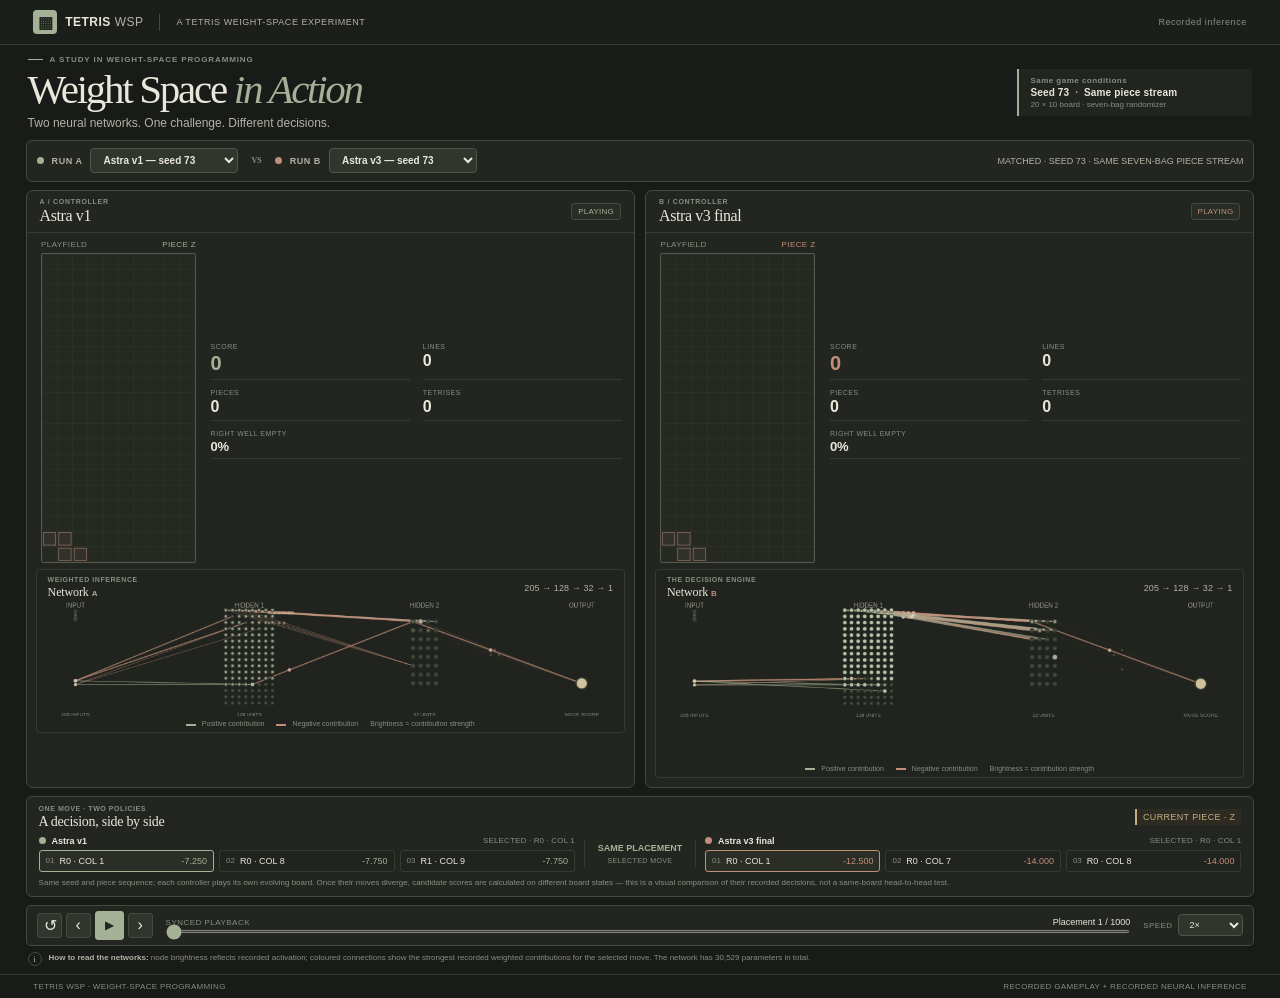
<file: index.html>
<!doctype html>
<html lang="en">
<head>
  <meta charset="utf-8">
  <meta name="viewport" content="width=device-width, initial-scale=1">
  <meta name="theme-color" content="#181a17">
  <meta name="description" content="Watch two neural networks play Tetris and inspect the decisions made by their weight-space programmed controllers.">
  <title>Weight Space in Action · Tetris WSP</title>
  <link rel="stylesheet" href="studio.css">
</head>
<body>
  <header class="topbar">
    <a class="brand" href="./" aria-label="Tetris WSP home">
      <span class="brand-mark">▦</span><span>TETRIS <b>WSP</b></span>
    </a>
    <div class="topbar-divider"></div>
    <span class="topbar-caption">A TETRIS WEIGHT-SPACE EXPERIMENT</span>
    <div class="topbar-right">Recorded inference</div>
  </header>

  <main class="page">
    <section class="hero">
      <div>
        <div class="eyebrow"><span class="eyebrow-line"></span> A STUDY IN WEIGHT-SPACE PROGRAMMING</div>
        <h1>Weight Space <em>in Action</em></h1>
        <p class="hero-subtitle">Two neural networks. One challenge. Different decisions.</p>
      </div>
      <div class="shared-context">
        <div><span>Same game conditions</span><strong>Seed 73 <i>·</i> Same piece stream</strong><small>20 × 10 board · seven-bag randomizer</small></div>
      </div>
    </section>

    <section class="selectorbar" aria-label="Choose neural network recordings">
      <div class="selector-group selector-a">
        <span class="selector-dot"></span>
        <label for="runA">RUN A <select id="runA"></select></label>
      </div>
      <div class="versus">VS</div>
      <div class="selector-group selector-b">
        <span class="selector-dot"></span>
        <label for="runB">RUN B <select id="runB"></select></label>
      </div>
      <div class="selector-note" id="syncStatus">Loading matched recordings…</div>
    </section>

    <section class="arena-grid" aria-label="Two Tetris games and their neural networks">
      <article class="arena arena-a">
        <div class="arena-heading">
          <div><span class="run-kicker">A / CONTROLLER</span><h2 id="titleA">Astra v1</h2></div>
          <span class="run-status" id="stateA">READY</span>
        </div>
        <div class="game-row">
          <div class="board-shell">
            <div class="board-topline"><span>PLAYFIELD</span><span id="pieceA">PIECE —</span></div>
            <canvas id="boardA" class="board" width="300" height="600" aria-label="Tetris gameplay for controller A"></canvas>
          </div>
          <div class="metrics">
            <div class="metric metric-score"><span>SCORE</span><strong id="scoreA">0</strong></div>
            <div class="metric"><span>LINES</span><strong id="linesA">0</strong></div>
            <div class="metric"><span>PIECES</span><strong id="piecesA">0</strong></div>
            <div class="metric"><span>TETRISES</span><strong id="tetrisesA">0</strong></div>
            <div class="metric metric-well"><span>RIGHT WELL EMPTY</span><strong id="wellA">0%</strong></div>
          </div>
        </div>
        <section class="network-panel">
          <div class="network-heading"><div><span class="section-kicker">WEIGHTED INFERENCE</span><h3>Network <small>A</small></h3></div><span class="architecture">205 → 128 → 32 → 1</span></div>
          <canvas id="netA" class="network-canvas" width="900" height="190" aria-label="Recorded activations and weighted contributions for neural network A"></canvas>
          <div class="network-legend"><span><i class="positive"></i> Positive contribution</span><span><i class="negative"></i> Negative contribution</span><span>Brightness = contribution strength</span></div>
        </section>
      </article>

      <article class="arena arena-b">
        <div class="arena-heading">
          <div><span class="run-kicker">B / CONTROLLER</span><h2 id="titleB">Astra v3</h2></div>
          <span class="run-status" id="stateB">READY</span>
        </div>
        <div class="game-row">
          <div class="board-shell">
            <div class="board-topline"><span>PLAYFIELD</span><span id="pieceB">PIECE —</span></div>
            <canvas id="boardB" class="board" width="300" height="600" aria-label="Tetris gameplay for controller B"></canvas>
          </div>
          <div class="metrics">
            <div class="metric metric-score"><span>SCORE</span><strong id="scoreB">0</strong></div>
            <div class="metric"><span>LINES</span><strong id="linesB">0</strong></div>
            <div class="metric"><span>PIECES</span><strong id="piecesB">0</strong></div>
            <div class="metric"><span>TETRISES</span><strong id="tetrisesB">0</strong></div>
            <div class="metric metric-well"><span>RIGHT WELL EMPTY</span><strong id="wellB">0%</strong></div>
          </div>
        </div>
        <section class="network-panel">
          <div class="network-heading"><div><span class="section-kicker">THE DECISION ENGINE</span><h3>Network <small>B</small></h3></div><span class="architecture">205 → 128 → 32 → 1</span></div>
          <canvas id="netB" class="network-canvas" width="900" height="260" aria-label="Recorded activations and weighted contributions for neural network B"></canvas>
          <div class="network-legend"><span><i class="positive"></i> Positive contribution</span><span><i class="negative"></i> Negative contribution</span><span>Brightness = contribution strength</span></div>
        </section>
      </article>
    </section>

    <section class="decision-panel">
      <div class="decision-title">
        <div><span class="section-kicker">ONE MOVE · TWO POLICIES</span><h2>A decision, side by side</h2></div>
        <span class="decision-piece" id="decisionPiece">Piece · —</span>
      </div>
      <div class="decision-grid">
        <div class="decision-run decision-run-a"><div class="decision-run-head"><span class="decision-dot"></span><strong id="decisionNameA">Astra v1</strong><span class="decision-picked" id="pickedA">SELECTED</span></div><div id="candidatesA" class="candidate-list"></div></div>
        <div class="decision-middle"><div class="decision-diff" id="decisionDiff">—</div><span>SELECTED MOVE</span></div>
        <div class="decision-run decision-run-b"><div class="decision-run-head"><span class="decision-dot"></span><strong id="decisionNameB">Astra v3</strong><span class="decision-picked" id="pickedB">SELECTED</span></div><div id="candidatesB" class="candidate-list"></div></div>
      </div>
      <p class="decision-caveat">Same seed and piece sequence; each controller plays its own evolving board. Once their moves diverge, candidate scores are calculated on different board states — this is a visual comparison of their recorded decisions, not a same-board head-to-head test.</p>
    </section>

    <section class="transport" aria-label="Synchronized replay controls">
      <div class="transport-buttons">
        <button id="restart" class="transport-icon" title="Restart replay" aria-label="Restart">↺</button>
        <button id="prev" class="transport-icon" title="Previous placement" aria-label="Previous placement">‹</button>
        <button id="play" class="play-button" title="Play or pause" aria-label="Play">▶</button>
        <button id="next" class="transport-icon" title="Next placement" aria-label="Next placement">›</button>
      </div>
      <div class="transport-progress">
        <div class="progress-label"><span>SYNCED PLAYBACK</span><strong id="stepLabel">Placement 1 / —</strong></div>
        <input type="range" id="seek" min="0" max="0" value="0" aria-label="Replay placement">
      </div>
      <label class="speed-control">SPEED <select id="speed"><option value="0.5">0.5×</option><option value="1">1×</option><option value="2" selected>2×</option><option value="4">4×</option><option value="8">8×</option></select></label>
    </section>

    <section class="explain-line"><span class="explain-mark">i</span><p><strong>How to read the networks:</strong> node brightness reflects recorded activation; coloured connections show the strongest recorded weighted contributions for the selected move. The network has 30,529 parameters in total.</p></section>
  </main>

  <footer><span>TETRIS WSP <i>·</i> WEIGHT-SPACE PROGRAMMING</span><span>RECORDED GAMEPLAY + RECORDED NEURAL INFERENCE</span></footer>
  <script type="module" src="studio.js"></script>
</body>
</html>
</file>
<file: studio.css>
:root{
  color-scheme:dark;
  --bg:#191b18;
  --surface:#232620;
  --surface2:#292d26;
  --surface3:#30352d;
  --line:#454a40;
  --line-soft:#353a32;
  --text:#e9e7dc;
  --muted:#b1b2a5;
  --dim:#888d80;
  --sage:#a4b197;
  --sage-soft:#d0d6c4;
  --clay:#c18f79;
  --rose:#bd897f;
  --ochre:#c4ae7f;
  font-family:"Aptos","Segoe UI",Arial,sans-serif;
}
*{box-sizing:border-box}
body{margin:0;min-height:100vh;color:var(--text);background:var(--bg)}
button,select,input{font:inherit}
.topbar{height:45px;padding:0 clamp(18px,2.6vw,48px);display:flex;align-items:center;gap:16px;border-bottom:1px solid var(--line-soft);background:#1b1e1a}
.brand{display:flex;align-items:center;gap:8px;text-decoration:none;color:var(--text);font-weight:700;letter-spacing:.04em;font-size:12px}
.brand b{color:var(--muted);font-weight:500}
.brand-mark{display:grid;place-items:center;width:24px;height:24px;border-radius:4px;background:var(--sage);color:#20251d;font-size:16px}
.topbar-divider{height:17px;border-left:1px solid var(--line)}
.topbar-caption,.topbar-right{font-size:9px;letter-spacing:.06em;color:var(--muted);font-weight:500}
.topbar-right{margin-left:auto;color:var(--dim)}
.page{width:min(1840px,96vw);margin:0 auto;padding:9px 0 8px}
.hero{display:flex;align-items:center;justify-content:space-between;gap:18px;padding:1px 2px 10px}
.eyebrow,.section-kicker,.run-kicker{font-size:8px;letter-spacing:.11em;font-weight:650;color:var(--dim);display:flex;align-items:center;gap:7px}
.eyebrow-line{width:15px;height:1px;background:var(--sage)}
h1{margin:5px 0 0;font-family:Georgia,"Times New Roman",serif;font-size:clamp(34px,3.2vw,44px);letter-spacing:-.055em;line-height:1.02;font-weight:400}
h1 em{font-style:italic;color:var(--sage)}
.hero-subtitle{margin:5px 0 0;color:var(--muted);font-size:12px;letter-spacing:0}
.shared-context{display:flex;align-items:center;padding:7px 11px;border-left:2px solid var(--sage);background:#22251f;min-width:235px}
.shared-context span,.shared-context small{display:block;color:var(--dim);font-size:8px;letter-spacing:.06em;font-weight:600}
.shared-context strong{display:block;margin:2px 0;color:var(--text);font:600 10px "Aptos","Segoe UI",Arial,sans-serif;letter-spacing:.015em}
.shared-context strong i{color:var(--sage);font-style:normal;padding:0 3px}
.shared-context small{font-weight:400;letter-spacing:0;font-size:8px}
.selectorbar{display:flex;align-items:center;gap:10px;padding:5px 10px;border:1px solid var(--line);border-radius:6px;background:var(--surface);margin-bottom:8px;min-height:42px}
.selector-group{display:flex;align-items:center;gap:8px;min-width:0}
.selector-group label{display:flex;align-items:center;gap:8px;color:var(--muted);font-size:9px;letter-spacing:.06em;font-weight:650;white-space:nowrap}
.selector-group select,.speed-control select{background:#30352d;color:var(--text);border:1px solid #515649;border-radius:4px;padding:5px 26px 5px 8px;font-size:10px;letter-spacing:0;max-width:220px}
.selector-dot,.decision-dot{display:inline-block;width:7px;height:7px;border-radius:50%;background:var(--sage)}
.selector-a .selector-dot{background:var(--sage)}
.selector-b .selector-dot{background:var(--clay)}
.versus{font:600 8px Georgia,serif;color:var(--dim);padding:0 3px}
.selector-note{margin-left:auto;color:var(--muted);font:9px "Aptos","Segoe UI",Arial,sans-serif}
.arena-grid{display:grid;grid-template-columns:minmax(0,1fr) minmax(0,1fr);gap:10px}
.arena{min-width:0;border:1px solid var(--line);border-radius:7px;overflow:hidden;background:var(--surface)}
.arena-a{--run:var(--sage)}
.arena-b{--run:var(--clay)}
.arena-heading{height:42px;display:flex;align-items:center;justify-content:space-between;padding:6px 13px;border-bottom:1px solid var(--line-soft)}
.run-kicker{font-size:7px;color:var(--dim);letter-spacing:.10em}
.arena-heading h2{margin:2px 0 0;font-family:Georgia,"Times New Roman",serif;font-size:16px;letter-spacing:-.025em;font-weight:400}
.run-status{font:500 8px "Aptos","Segoe UI",Arial,sans-serif;letter-spacing:.03em;color:var(--run);border:1px solid var(--line);background:#292d26;padding:3px 6px;border-radius:3px}
.game-row{display:grid;grid-template-columns:minmax(125px,160px) minmax(0,1fr);gap:12px;align-items:center;padding:7px 12px 6px}
.board-shell{display:flex;flex-direction:column;align-items:center;min-width:0}
.board-topline{width:min(100%,155px);display:flex;justify-content:space-between;align-items:center;margin-bottom:4px;color:var(--dim);font:8px "Aptos","Segoe UI",Arial,sans-serif;letter-spacing:.05em}
.board-topline span:last-child{color:var(--run)}
.board{display:block;width:min(100%,155px);height:auto;aspect-ratio:1/2;border:1px solid #555b4f;border-radius:2px;background:#252921}
.metrics{display:grid;grid-template-columns:repeat(2,minmax(0,1fr));gap:9px 13px;align-content:center}
.metric{border-bottom:1px solid var(--line-soft);padding:0 0 4px;min-width:0}
.metric span{display:block;color:var(--dim);font:7px "Aptos","Segoe UI",Arial,sans-serif;letter-spacing:.07em;white-space:nowrap}
.metric strong{display:block;margin-top:2px;color:var(--text);font:600 16px "Aptos","Segoe UI",Arial,sans-serif;letter-spacing:-.025em}
.metric-score strong{font-size:20px;color:var(--run)}
.metric-well{grid-column:1 / -1}
.metric-well strong{font-size:13px}
.network-panel{margin:0 9px 9px;padding:6px 8px 5px;border:1px solid var(--line-soft);border-radius:4px;background:#20231e}
.network-heading{display:flex;align-items:center;justify-content:space-between;padding:0 3px}
.network-heading h3{font-family:Georgia,"Times New Roman",serif;font-size:12px;font-weight:400;margin:2px 0 0;letter-spacing:-.01em}
.network-heading h3 small{color:var(--run);font:600 8px "Aptos","Segoe UI",Arial,sans-serif}
.section-kicker{font-size:7px;color:var(--dim);letter-spacing:.08em}
.architecture{color:var(--muted);font:9px "Aptos","Segoe UI",Arial,sans-serif;letter-spacing:.01em}
.network-canvas{display:block;width:100%;height:auto;margin:0 auto}
.network-legend{display:flex;justify-content:center;gap:12px;flex-wrap:wrap;color:var(--dim);font:7px "Aptos","Segoe UI",Arial,sans-serif;padding:0}
.network-legend i{display:inline-block;width:10px;height:2px;vertical-align:middle;margin-right:4px}
.positive{background:var(--sage)}.negative{background:var(--clay)}
.decision-panel{margin-top:8px;padding:8px 12px 7px;border:1px solid var(--line);border-radius:6px;background:var(--surface)}
.decision-title{display:flex;align-items:center;justify-content:space-between;margin-bottom:6px}
.decision-title h2{margin:2px 0 0;font-family:Georgia,"Times New Roman",serif;font-size:14px;font-weight:400;letter-spacing:-.02em}
.decision-piece{font:9px "Aptos","Segoe UI",Arial,sans-serif;letter-spacing:.04em;color:var(--ochre);padding:3px 6px;border-left:2px solid var(--ochre);background:#2d2b22}
.decision-grid{display:grid;grid-template-columns:minmax(0,1fr) 112px minmax(0,1fr);gap:9px;align-items:center}
.decision-run{min-width:0}
.decision-run-head{display:flex;align-items:center;gap:6px;margin-bottom:4px;font-size:9px}
.decision-run-head strong{font-weight:600}
.decision-run-a .decision-dot{background:var(--sage)}
.decision-run-b .decision-dot{background:var(--clay)}
.decision-picked{margin-left:auto;color:var(--dim);font:8px "Aptos","Segoe UI",Arial,sans-serif;letter-spacing:.02em}
.candidate-list{display:grid;grid-template-columns:repeat(3,minmax(0,1fr));gap:5px}
.candidate{display:flex;align-items:center;gap:5px;min-width:0;padding:5px 6px;border:1px solid var(--line-soft);border-radius:3px;background:#20231e}
.candidate.selected{border-color:var(--run-color,var(--sage));background:#2a2e26}
.decision-run-a{--run-color:var(--sage)}
.decision-run-b{--run-color:var(--clay)}
.candidate .rank{color:var(--dim);font:8px "Aptos","Segoe UI",Arial,sans-serif}
.candidate .move{overflow:hidden;text-overflow:ellipsis;white-space:nowrap;color:var(--text);font:500 9px "Aptos","Segoe UI",Arial,sans-serif}
.candidate .value{margin-left:auto;color:var(--run-color,var(--muted));font:9px "Aptos","Segoe UI",Arial,sans-serif}
.decision-middle{text-align:center;border-left:1px solid var(--line-soft);border-right:1px solid var(--line-soft);padding:3px 6px}
.decision-diff{font-size:9px;font-weight:650;color:var(--ochre);line-height:1.25}
.decision-middle span{display:block;margin-top:3px;color:var(--dim);font:7px "Aptos","Segoe UI",Arial,sans-serif;letter-spacing:.06em}
.decision-caveat{margin:6px 0 0;color:var(--dim);font-size:8px;line-height:1.35}
.transport{display:flex;align-items:center;gap:13px;margin-top:8px;padding:5px 10px;border:1px solid var(--line);border-radius:5px;background:var(--surface)}
.transport-buttons{display:flex;align-items:center;gap:4px}
.transport button{display:grid;place-items:center;width:25px;height:25px;border:1px solid var(--line);border-radius:3px;background:#30352d;color:var(--text);font-size:16px;cursor:pointer}
.transport button:hover{border-color:var(--sage);color:var(--sage)}
.transport .play-button{width:29px;height:29px;background:var(--sage);color:#22271f;border-color:var(--sage);font-size:11px;font-weight:700}
.transport-progress{flex:1;min-width:80px}
.progress-label{display:flex;justify-content:space-between;align-items:center;margin-bottom:3px}
.progress-label span{color:var(--dim);font:8px "Aptos","Segoe UI",Arial,sans-serif;letter-spacing:.06em}
.progress-label strong{color:var(--text);font:9px "Aptos","Segoe UI",Arial,sans-serif}
#seek{display:block;width:100%;height:3px;margin:0;accent-color:var(--sage);cursor:pointer}
.speed-control{display:flex;align-items:center;gap:6px;color:var(--dim);font:8px "Aptos","Segoe UI",Arial,sans-serif;letter-spacing:.05em}
.speed-control select{padding:4px 19px 4px 6px;font:9px "Aptos","Segoe UI",Arial,sans-serif}
.explain-line{display:flex;align-items:center;gap:7px;padding:6px 2px 0;color:var(--dim)}
.explain-mark{flex:none;display:grid;place-items:center;width:14px;height:14px;border:1px solid var(--line);border-radius:50%;font:9px Georgia,serif;color:var(--muted)}
.explain-line p{margin:0;font-size:8px;line-height:1.35}
.explain-line strong{color:var(--muted);font-weight:600}
footer{display:flex;justify-content:space-between;gap:12px;padding:7px clamp(18px,2.6vw,48px);border-top:1px solid var(--line-soft);color:var(--dim);font:8px "Aptos","Segoe UI",Arial,sans-serif;letter-spacing:.04em}
footer i{font-style:normal;color:var(--sage)}
@media(min-width:1500px){
  .page{padding-top:8px}.hero{padding-bottom:9px}
  .game-row{grid-template-columns:minmax(140px,165px) minmax(0,1fr)}
  .board{width:min(100%,160px)}
}
@media(max-width:1050px){
  .page{width:97vw}.arena-grid{gap:8px}
  .game-row{grid-template-columns:minmax(112px,135px) minmax(0,1fr);gap:9px;padding:7px 9px 5px}
  .board{width:min(100%,135px)}
  .metrics{gap:7px 9px}.metric strong{font-size:14px}.metric-score strong{font-size:18px}
  .network-panel{margin:0 7px 7px}
  .decision-grid{grid-template-columns:minmax(0,1fr) 92px minmax(0,1fr);gap:6px}
  .candidate{padding:4px}.candidate .move,.candidate .value{font-size:8px}
}
@media(max-width:760px){
  .topbar-caption{display:none}
  .page{width:94vw;padding-top:12px}
  .hero{align-items:flex-start;flex-direction:column;padding-bottom:9px}
  .shared-context{min-width:0;width:100%}
  .selectorbar{flex-wrap:wrap;gap:8px}
  .selector-note{width:100%;margin-left:22px}
  .selector-group{flex:1}
  .selector-group label{display:block}
  .selector-group select{display:block;max-width:100%;margin-top:4px}
  .versus{align-self:center}
  .arena-grid{grid-template-columns:1fr}
  .game-row{grid-template-columns:minmax(125px,165px) minmax(0,1fr);padding:9px 13px}
  .board{width:min(100%,155px)}
  .metrics{gap:8px 12px}
  .metric strong{font-size:16px}.metric-score strong{font-size:20px}
  .network-panel{margin:0 9px 9px;padding:7px}
  .decision-grid{grid-template-columns:1fr}
  .decision-middle{border:0;border-top:1px solid var(--line-soft);border-bottom:1px solid var(--line-soft);padding:6px}
  .candidate-list{grid-template-columns:repeat(3,minmax(0,1fr))}
  .transport{gap:8px;flex-wrap:wrap}
  .transport-progress{order:3;flex-basis:100%}
}
@media(max-width:440px){
  h1{font-size:36px}
  .hero-subtitle{font-size:12px}
  .game-row{grid-template-columns:minmax(105px,125px) minmax(0,1fr);gap:8px;padding:8px}
  .board{width:min(100%,120px)}
  .metric span{font-size:6px}.metric strong{font-size:13px}.metric-score strong{font-size:16px}
  .network-legend{gap:7px;font-size:7px}
  .architecture{font-size:8px}
  .candidate-list{grid-template-columns:1fr}
  .candidate{padding:6px 8px}
  footer{font-size:7px}
}
@media(prefers-reduced-motion:reduce){*{scroll-behavior:auto!important;animation:none!important;transition:none!important}}


/* Dedicated 16:9 capture composition: ?capture=1 */
body.capture .topbar,body.capture footer,body.capture .explain-line{display:none}
body.capture .page{width:98vw;padding:5px 0 4px}
body.capture .hero{padding:0 2px 5px;align-items:center}
body.capture h1{font-size:32px;margin-top:2px}
body.capture .hero-subtitle{font-size:10px;margin-top:2px}
body.capture .eyebrow{font-size:7px}
body.capture .shared-context{padding:5px 9px;min-width:205px}
body.capture .shared-context small{font-size:7px}
body.capture .selectorbar{min-height:32px;padding:3px 8px;margin-bottom:5px}
body.capture .selector-group select{padding:3px 20px 3px 6px;font-size:9px}
body.capture .selector-group label{font-size:8px}
body.capture .selector-note{font-size:8px}
body.capture .arena-grid{gap:7px}
body.capture .arena-heading{height:32px;padding:4px 10px}
body.capture .arena-heading h2{font-size:14px}
body.capture .game-row{grid-template-columns:minmax(95px,112px) minmax(0,1fr);gap:8px;padding:4px 8px}
body.capture .board-topline{width:min(100%,108px);font-size:7px;margin-bottom:2px}
body.capture .board{width:min(100%,108px)}
body.capture .metrics{gap:5px 8px}
body.capture .metric{padding-bottom:2px}
body.capture .metric span{font-size:6px}
body.capture .metric strong{font-size:12px;margin-top:1px}
body.capture .metric-score strong{font-size:16px}
body.capture .metric-well strong{font-size:11px}
body.capture .network-panel{margin:0 6px 6px;padding:4px 6px 3px}
body.capture .network-heading h3{font-size:11px}
body.capture .network-canvas{height:108px;width:100%}
body.capture .network-legend{font-size:6px;gap:8px}
body.capture .decision-panel{margin-top:5px;padding:5px 9px 4px}
body.capture .decision-title{margin-bottom:3px}
body.capture .decision-title h2{font-size:12px}
body.capture .decision-grid{grid-template-columns:minmax(0,1fr) 88px minmax(0,1fr);gap:6px}
body.capture .decision-run-head{font-size:8px;margin-bottom:2px}
body.capture .candidate-list{gap:3px}
body.capture .candidate{padding:3px 4px;gap:3px}
body.capture .candidate .move,body.capture .candidate .value{font-size:7px}
body.capture .candidate .rank{font-size:7px}
body.capture .decision-middle{padding:2px 4px}
body.capture .decision-diff{font-size:8px}
body.capture .decision-middle span{font-size:6px;margin-top:1px}
body.capture .decision-caveat{display:none}
body.capture .transport{margin-top:5px;padding:3px 8px;gap:9px}
body.capture .transport button{width:22px;height:22px;font-size:14px}
body.capture .transport .play-button{width:25px;height:25px;font-size:10px}
body.capture .progress-label span,body.capture .progress-label strong{font-size:7px}
body.capture .speed-control{font-size:7px}
body.capture .speed-control select{padding:3px 15px 3px 5px;font-size:8px}
@media(max-width:760px){body.capture .arena-grid{grid-template-columns:1fr}body.capture .page{width:94vw}body.capture .hero{align-items:flex-start}}
</file>
